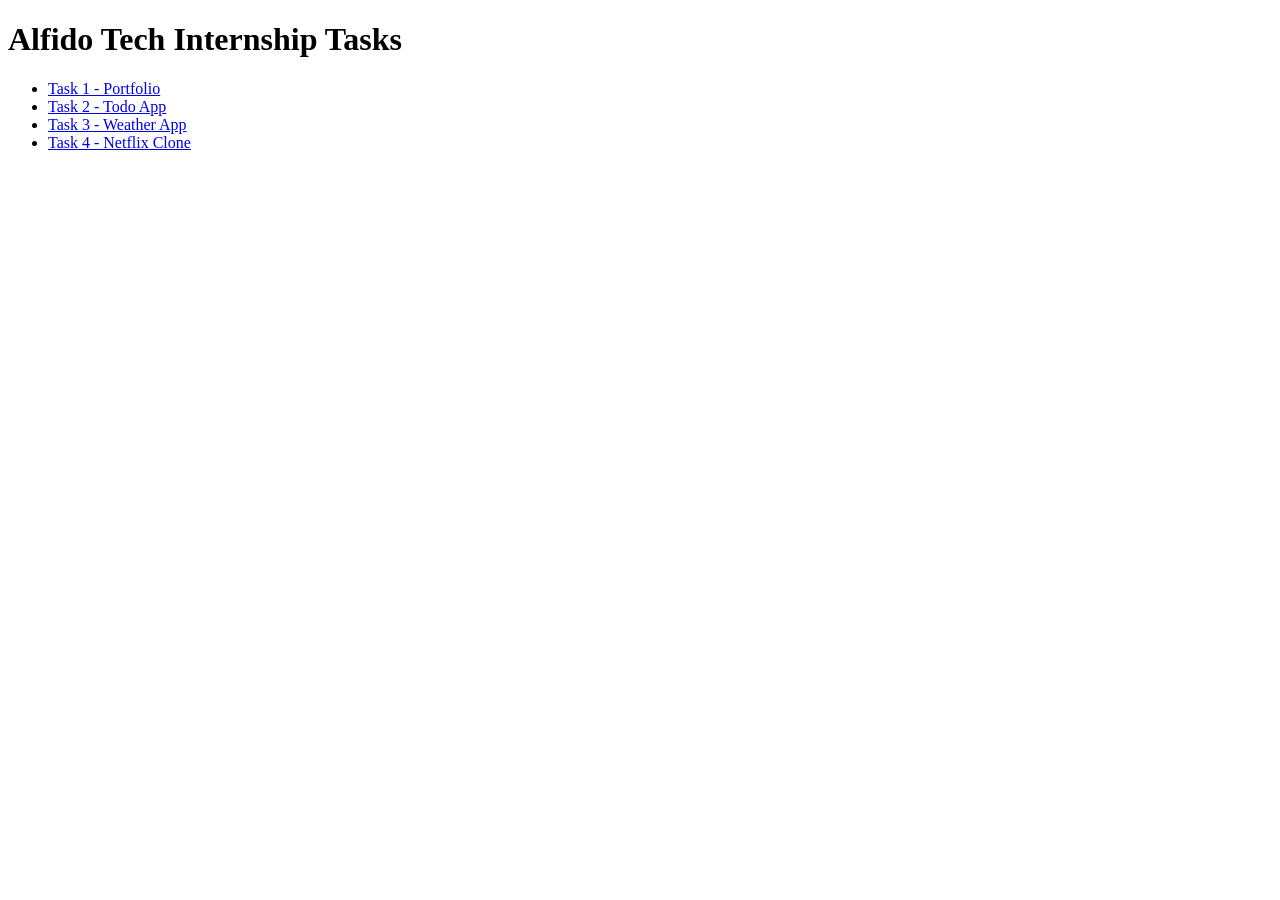
<file: index.html>
<!DOCTYPE html>
<html>
<head>
    <title>Alfido Tech Internship</title>
</head>
<body>
    <h1>Alfido Tech Internship Tasks</h1>

    <ul>
        <li><a href="Task-1-Portfolio/">Task 1 - Portfolio</a></li>
        <li><a href="Task-2-Todo-App/">Task 2 - Todo App</a></li>
        <li><a href="Task-3-Weather-App/">Task 3 - Weather App</a></li>
        <li><a href="Task-4-Netflix-Clone/">Task 4 - Netflix Clone</a></li>
    </ul>
</body>
</html>
</file>
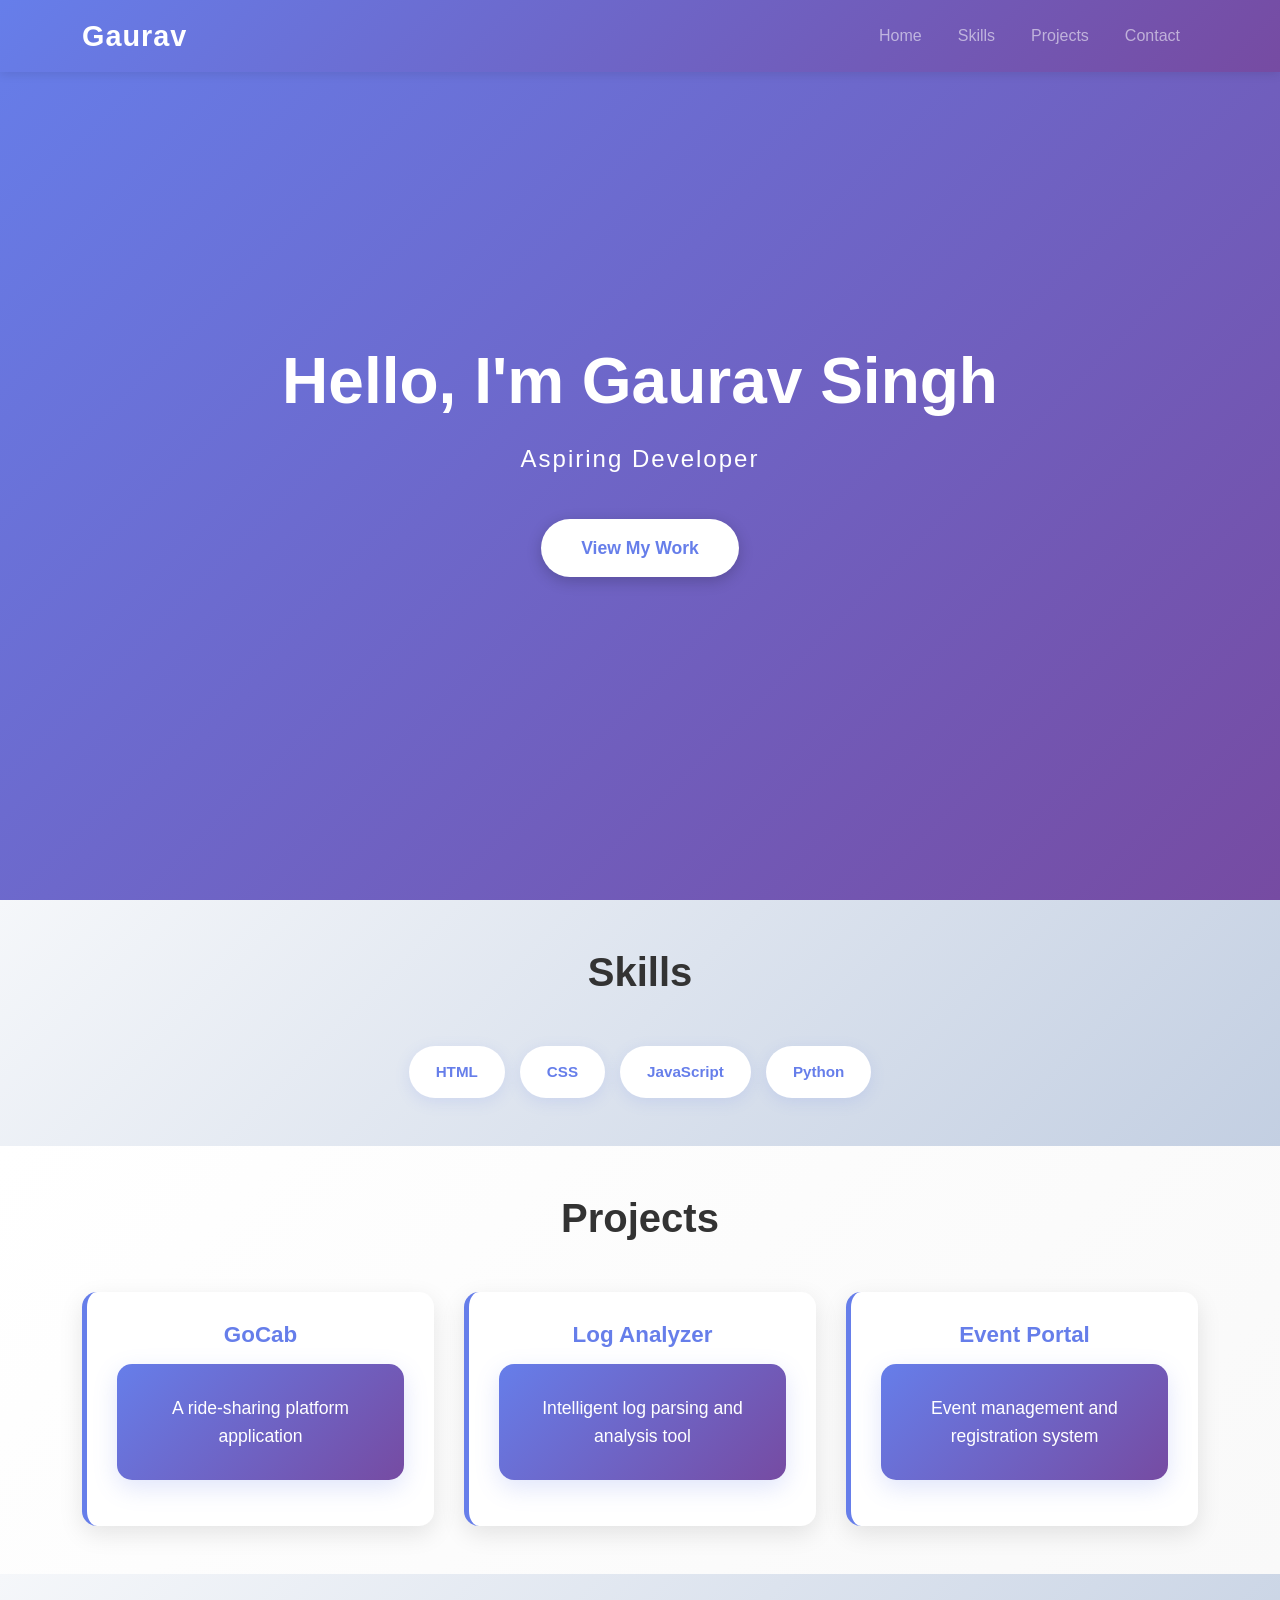
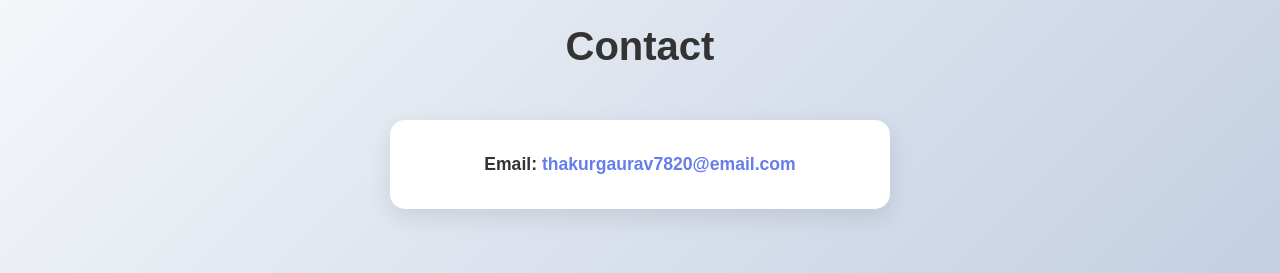
<file: Task-1-Portfolio/index.html>
<!DOCTYPE html>
<html lang="en">
<head>
  <meta charset="UTF-8">
  <title>My Portfolio</title>
  <meta name="viewport" content="width=device-width, initial-scale=1">

  <!-- Bootstrap -->
  <link href="https://cdn.jsdelivr.net/npm/bootstrap@5.3.0/dist/css/bootstrap.min.css" rel="stylesheet">
  
  <link rel="stylesheet" href="style.css">
</head>

<body>

<!-- Navbar -->
<nav class="navbar navbar-expand-lg navbar-dark bg-dark fixed-top">
  <div class="container">
    <a class="navbar-brand" href="#">Gaurav</a>
    <button class="navbar-toggler" data-bs-toggle="collapse" data-bs-target="#nav">
      <span class="navbar-toggler-icon"></span>
    </button>

    <div class="collapse navbar-collapse" id="nav">
      <ul class="navbar-nav ms-auto">
        <li class="nav-item"><a class="nav-link" href="#home">Home</a></li>
        <li class="nav-item"><a class="nav-link" href="#skills">Skills</a></li>
        <li class="nav-item"><a class="nav-link" href="#projects">Projects</a></li>
        <li class="nav-item"><a class="nav-link" href="#contact">Contact</a></li>
      </ul>
    </div>
  </div>
</nav>

<!-- Home -->
<section id="home" class="vh-100 d-flex align-items-center text-center">
  <div class="container">
    <h1>Hello, I'm Gaurav Singh</h1>
    <p>Aspiring Developer</p>
    <a href="#projects" class="cta-button">View My Work</a>
  </div>
</section>

<!-- Skills -->
<section id="skills" class="p-5 bg-light">
  <div class="container">
    <h2>Skills</h2>
    <div class="skills-container">
      <span class="skill-badge">HTML</span>
      <span class="skill-badge">CSS</span>
      <span class="skill-badge">JavaScript</span>
      <span class="skill-badge">Python</span>
    </div>
  </div>
</section>

<!-- Projects -->
<section id="projects" class="p-5">
  <div class="container">
    <h2>Projects</h2>
    <div class="projects-grid">
      <div class="project-card">
        <h3>GoCab</h3>
        <p>A ride-sharing platform application</p>
      </div>
      <div class="project-card">
        <h3>Log Analyzer</h3>
        <p>Intelligent log parsing and analysis tool</p>
      </div>
      <div class="project-card">
        <h3>Event Portal</h3>
        <p>Event management and registration system</p>
      </div>
    </div>
  </div>
</section>

<!-- Contact -->
<section id="contact" class="p-5 bg-light">
  <div class="container">
    <h2>Contact</h2>
    <div class="contact-info">
      <p><strong>Email:</strong> <a href="mailto:thakurgaurav7820@email.com">thakurgaurav7820@email.com</a></p>
    </div>
  </div>
</section>

<script src="https://cdn.jsdelivr.net/npm/bootstrap@5.3.0/dist/js/bootstrap.bundle.min.js"></script>

</body>
</html>
</file>
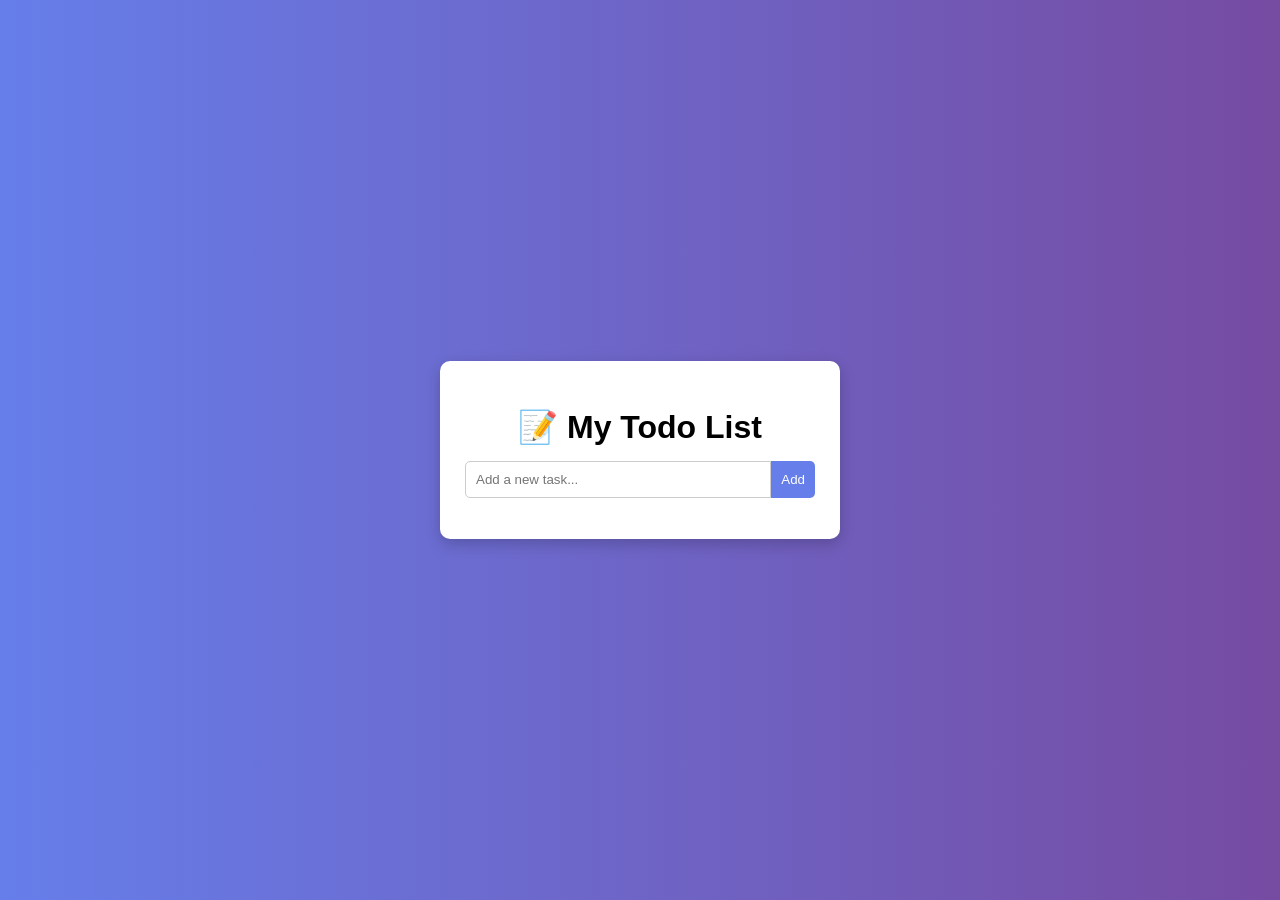
<file: Task-2-Todo-App/index.html>
<!DOCTYPE html>
<html lang="en">
<head>
  <meta charset="UTF-8">
  <title>Todo App</title>
  <link rel="stylesheet" href="style.css">
</head>
<body>

<div class="container">
  <h1>📝 My Todo List</h1>

  <div class="input-section">
    <input type="text" id="taskInput" placeholder="Add a new task...">
    <button onclick="addTask()">Add</button>
  </div>

  <ul id="list"></ul>
</div>

<script src="script.js"></script>
</body>
</html>
</file>
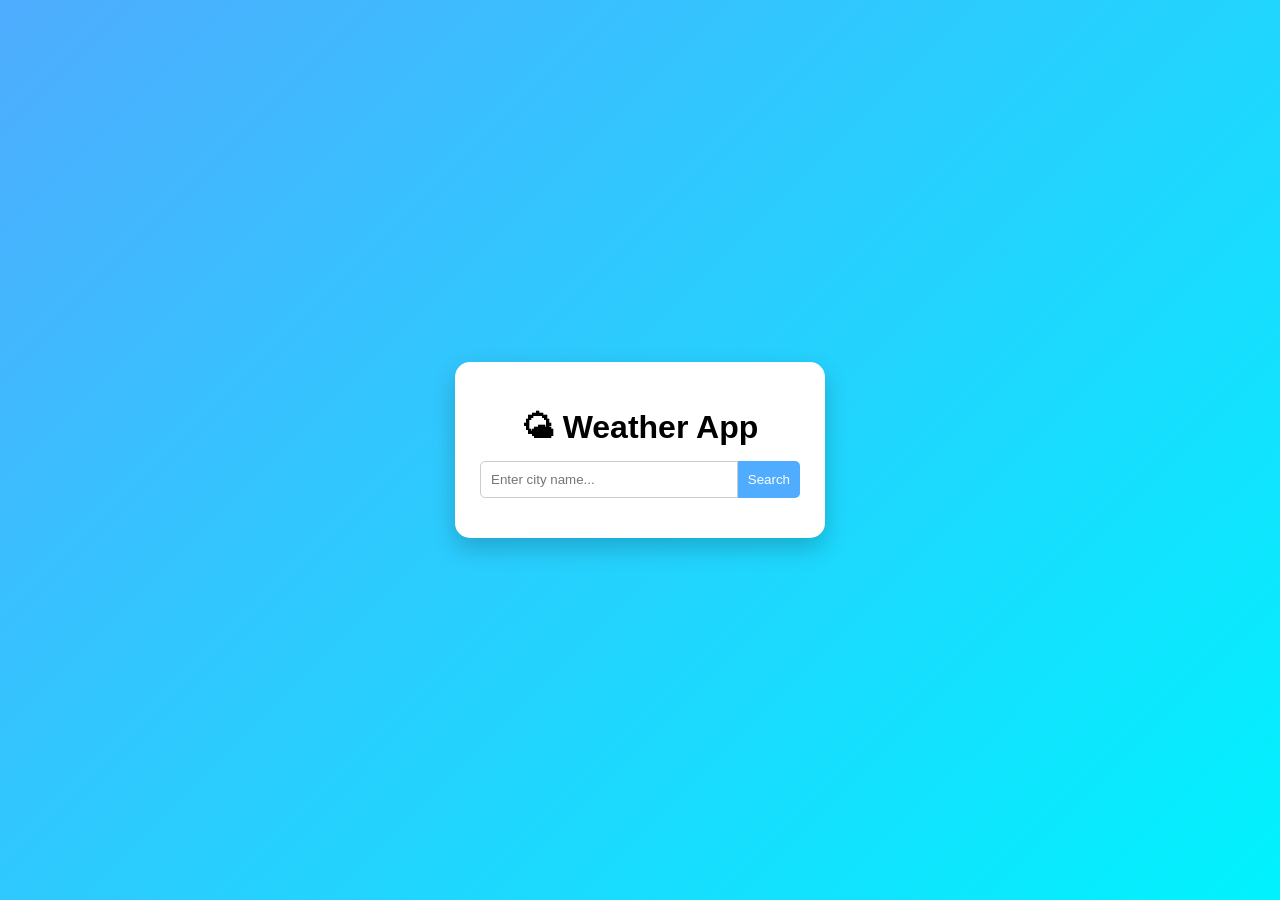
<file: Task-3-Weather-App/index.html>
<!DOCTYPE html>
<html lang="en">
<head>
  <meta charset="UTF-8">
  <title>Weather App</title>
  <link rel="stylesheet" href="style.css">
</head>
<body>

<div class="container">
  <h1>🌤 Weather App</h1>

  <div class="search-box">
    <input type="text" id="city" placeholder="Enter city name...">
    <button onclick="getWeather()">Search</button>
  </div>

  <div id="result"></div>
</div>

<script src="script.js"></script>
</body>
</html>
</file>
<file: Task-1-Portfolio/style.css>
* {
  margin: 0;
  padding: 0;
  box-sizing: border-box;
}

html {
  scroll-behavior: smooth;
}

body {
  font-family: 'Segoe UI', Tahoma, Geneva, Verdana, sans-serif;
  color: #333;
  line-height: 1.6;
}

/* Navbar */
.navbar {
  background: linear-gradient(135deg, #667eea 0%, #764ba2 100%) !important;
  box-shadow: 0 2px 10px rgba(0, 0, 0, 0.1);
  transition: all 0.3s ease;
}

.navbar:hover {
  box-shadow: 0 4px 15px rgba(0, 0, 0, 0.2);
}

.navbar-brand {
  font-size: 1.8rem;
  font-weight: 700;
  letter-spacing: 1px;
}

.nav-link {
  margin: 0 10px;
  transition: all 0.3s ease;
  position: relative;
}

.nav-link:hover {
  color: #ffd89b !important;
  transform: translateY(-2px);
}

section {
  padding-top: 100px;
  padding-bottom: 80px;
  transition: all 0.3s ease;
}

/* Home Section */
#home {
  background: linear-gradient(135deg, #667eea 0%, #764ba2 100%);
  color: white;
  text-align: center;
  min-height: 100vh;
  display: flex;
  align-items: center;
  justify-content: center;
}

#home h1 {
  font-size: 4rem;
  font-weight: 800;
  margin-bottom: 20px;
  animation: fadeInDown 1s ease-out;
}

#home p {
  font-size: 1.5rem;
  font-weight: 300;
  letter-spacing: 2px;
  animation: fadeInUp 1s ease-out;
  margin-bottom: 40px;
}

.cta-button {
  display: inline-block;
  padding: 15px 40px;
  background: white;
  color: #667eea;
  text-decoration: none;
  border-radius: 50px;
  font-weight: 600;
  font-size: 1.1rem;
  transition: all 0.3s ease;
  box-shadow: 0 4px 15px rgba(0, 0, 0, 0.2);
  animation: fadeInUp 1.2s ease-out;
}

.cta-button:hover {
  transform: translateY(-3px);
  box-shadow: 0 8px 25px rgba(0, 0, 0, 0.3);
  color: #764ba2;
}

/* Skills Section */
#skills {
  background: linear-gradient(135deg, #f5f7fa 0%, #c3cfe2 100%);
  padding: 100px 20px;
}

#skills h2 {
  font-size: 2.5rem;
  margin-bottom: 50px;
  color: #333;
  font-weight: 700;
  text-align: center;
}

#skills p {
  font-size: 1.1rem;
  background: white;
  padding: 30px 40px;
  border-radius: 15px;
  box-shadow: 0 8px 25px rgba(0, 0, 0, 0.1);
  transition: all 0.3s ease;
  display: inline-block;
  width: 100%;
  text-align: center;
}

#skills p:hover {
  transform: translateY(-10px);
  box-shadow: 0 12px 35px rgba(102, 126, 234, 0.2);
}

.skills-container {
  display: flex;
  flex-wrap: wrap;
  gap: 15px;
  justify-content: center;
}

.skill-badge {
  display: inline-block;
  padding: 12px 25px;
  background: white;
  color: #667eea;
  border-radius: 50px;
  font-weight: 600;
  font-size: 0.95rem;
  box-shadow: 0 4px 15px rgba(102, 126, 234, 0.15);
  transition: all 0.3s ease;
  border: 2px solid transparent;
}

.skill-badge:hover {
  transform: translateY(-5px);
  background: linear-gradient(135deg, #667eea 0%, #764ba2 100%);
  color: white;
  box-shadow: 0 8px 25px rgba(102, 126, 234, 0.3);
}

/* Projects Section */
#projects {
  background: linear-gradient(135deg, #ffffff 0%, #f9f9f9 100%);
  padding: 100px 20px;
}

#projects h2 {
  font-size: 2.5rem;
  margin-bottom: 50px;
  color: #333;
  font-weight: 700;
  text-align: center;
}

#projects p {
  font-size: 1.1rem;
  background: linear-gradient(135deg, #667eea 0%, #764ba2 100%);
  color: white;
  padding: 30px 40px;
  border-radius: 15px;
  box-shadow: 0 8px 25px rgba(102, 126, 234, 0.2);
  transition: all 0.3s ease;
  text-align: center;
  display: inline-block;
  width: 100%;
}

#projects p:hover {
  transform: scale(1.02) translateY(-8px);
  box-shadow: 0 12px 40px rgba(102, 126, 234, 0.4);
}

.projects-grid {
  display: grid;
  grid-template-columns: repeat(auto-fit, minmax(280px, 1fr));
  gap: 30px;
  margin-top: 40px;
}

.project-card {
  background: white;
  padding: 30px;
  border-radius: 15px;
  box-shadow: 0 8px 25px rgba(0, 0, 0, 0.1);
  transition: all 0.3s ease;
  text-align: center;
  border-left: 5px solid #667eea;
}

.project-card h3 {
  color: #667eea;
  font-weight: 700;
  font-size: 1.4rem;
  margin-bottom: 15px;
}

.project-card p {
  color: #666;
  font-size: 0.95rem;
  line-height: 1.6;
}

.project-card:hover {
  transform: translateY(-15px);
  box-shadow: 0 15px 40px rgba(102, 126, 234, 0.3);
  border-left-color: #764ba2;
}

/* Contact Section */
#contact {
  background: linear-gradient(135deg, #f5f7fa 0%, #c3cfe2 100%);
  padding: 100px 20px;
}

#contact h2 {
  font-size: 2.5rem;
  margin-bottom: 50px;
  color: #333;
  font-weight: 700;
  text-align: center;
}

#contact p {
  font-size: 1.1rem;
  background: white;
  padding: 30px 40px;
  border-radius: 15px;
  box-shadow: 0 8px 25px rgba(0, 0, 0, 0.1);
  transition: all 0.3s ease;
  text-align: center;
  display: inline-block;
  width: 100%;
}

#contact p:hover {
  transform: translateY(-10px);
  box-shadow: 0 12px 35px rgba(102, 126, 234, 0.2);
  background: linear-gradient(135deg, #667eea 0%, #764ba2 100%);
  color: white;
}

.contact-info {
  max-width: 500px;
  margin: 0 auto;
}

.contact-info p {
  background: white;
  padding: 20px 30px;
  border-radius: 10px;
  box-shadow: 0 4px 15px rgba(0, 0, 0, 0.1);
}

.contact-info a {
  color: #667eea;
  text-decoration: none;
  font-weight: 600;
  transition: all 0.3s ease;
}

.contact-info a:hover {
  color: #764ba2;
  text-decoration: underline;
}

/* Animations */
@keyframes fadeInDown {
  from {
    opacity: 0;
    transform: translateY(-30px);
  }
  to {
    opacity: 1;
    transform: translateY(0);
  }
}

@keyframes fadeInUp {
  from {
    opacity: 0;
    transform: translateY(30px);
  }
  to {
    opacity: 1;
    transform: translateY(0);
  }
}

/* Responsive */
@media (max-width: 768px) {
  #home h1 {
    font-size: 2.5rem;
  }
  
  #home p {
    font-size: 1.1rem;
  }
  
  section h2 {
    font-size: 1.8rem;
  }
}
</file>
<file: Task-2-Todo-App/style.css>
body {
  font-family: Arial, sans-serif;
  background: linear-gradient(to right, #667eea, #764ba2);
  display: flex;
  justify-content: center;
  align-items: center;
  height: 100vh;
  margin: 0;
}

.container {
  background: white;
  padding: 25px;
  border-radius: 10px;
  width: 350px;
  text-align: center;
  box-shadow: 0 5px 15px rgba(0,0,0,0.2);
}

h1 {
  margin-bottom: 15px;
}

.input-section {
  display: flex;
}

input {
  flex: 1;
  padding: 10px;
  border: 1px solid #ccc;
  border-radius: 5px 0 0 5px;
}

button {
  padding: 10px;
  border: none;
  background: #667eea;
  color: white;
  cursor: pointer;
  border-radius: 0 5px 5px 0;
}

button:hover {
  background: #5a67d8;
}

ul {
  list-style: none;
  padding: 0;
  margin-top: 15px;
}

li {
  background: #f4f4f4;
  margin: 8px 0;
  padding: 10px;
  border-radius: 5px;
  display: flex;
  justify-content: space-between;
  align-items: center;
}

.completed {
  text-decoration: line-through;
  color: gray;
}

.delete {
  color: red;
  cursor: pointer;
  font-weight: bold;
}
</file>
<file: Task-3-Weather-App/style.css>
body {
  font-family: Arial, sans-serif;
  background: linear-gradient(135deg, #4facfe, #00f2fe);
  display: flex;
  justify-content: center;
  align-items: center;
  height: 100vh;
  margin: 0;
}

.container {
  background: white;
  padding: 25px;
  border-radius: 15px;
  width: 320px;
  text-align: center;
  box-shadow: 0 10px 25px rgba(0,0,0,0.2);
}

h1 {
  margin-bottom: 15px;
}

.search-box {
  display: flex;
  margin-bottom: 15px;
}

input {
  flex: 1;
  padding: 10px;
  border: 1px solid #ccc;
  border-radius: 5px 0 0 5px;
}

button {
  padding: 10px;
  border: none;
  background: #4facfe;
  color: white;
  cursor: pointer;
  border-radius: 0 5px 5px 0;
}

button:hover {
  background: #3b8eea;
}

#result {
  margin-top: 15px;
}

.weather-card {
  background: #f4f4f4;
  padding: 15px;
  border-radius: 10px;
}

.error {
  color: red;
}

.loading {
  color: #555;
}
</file>
